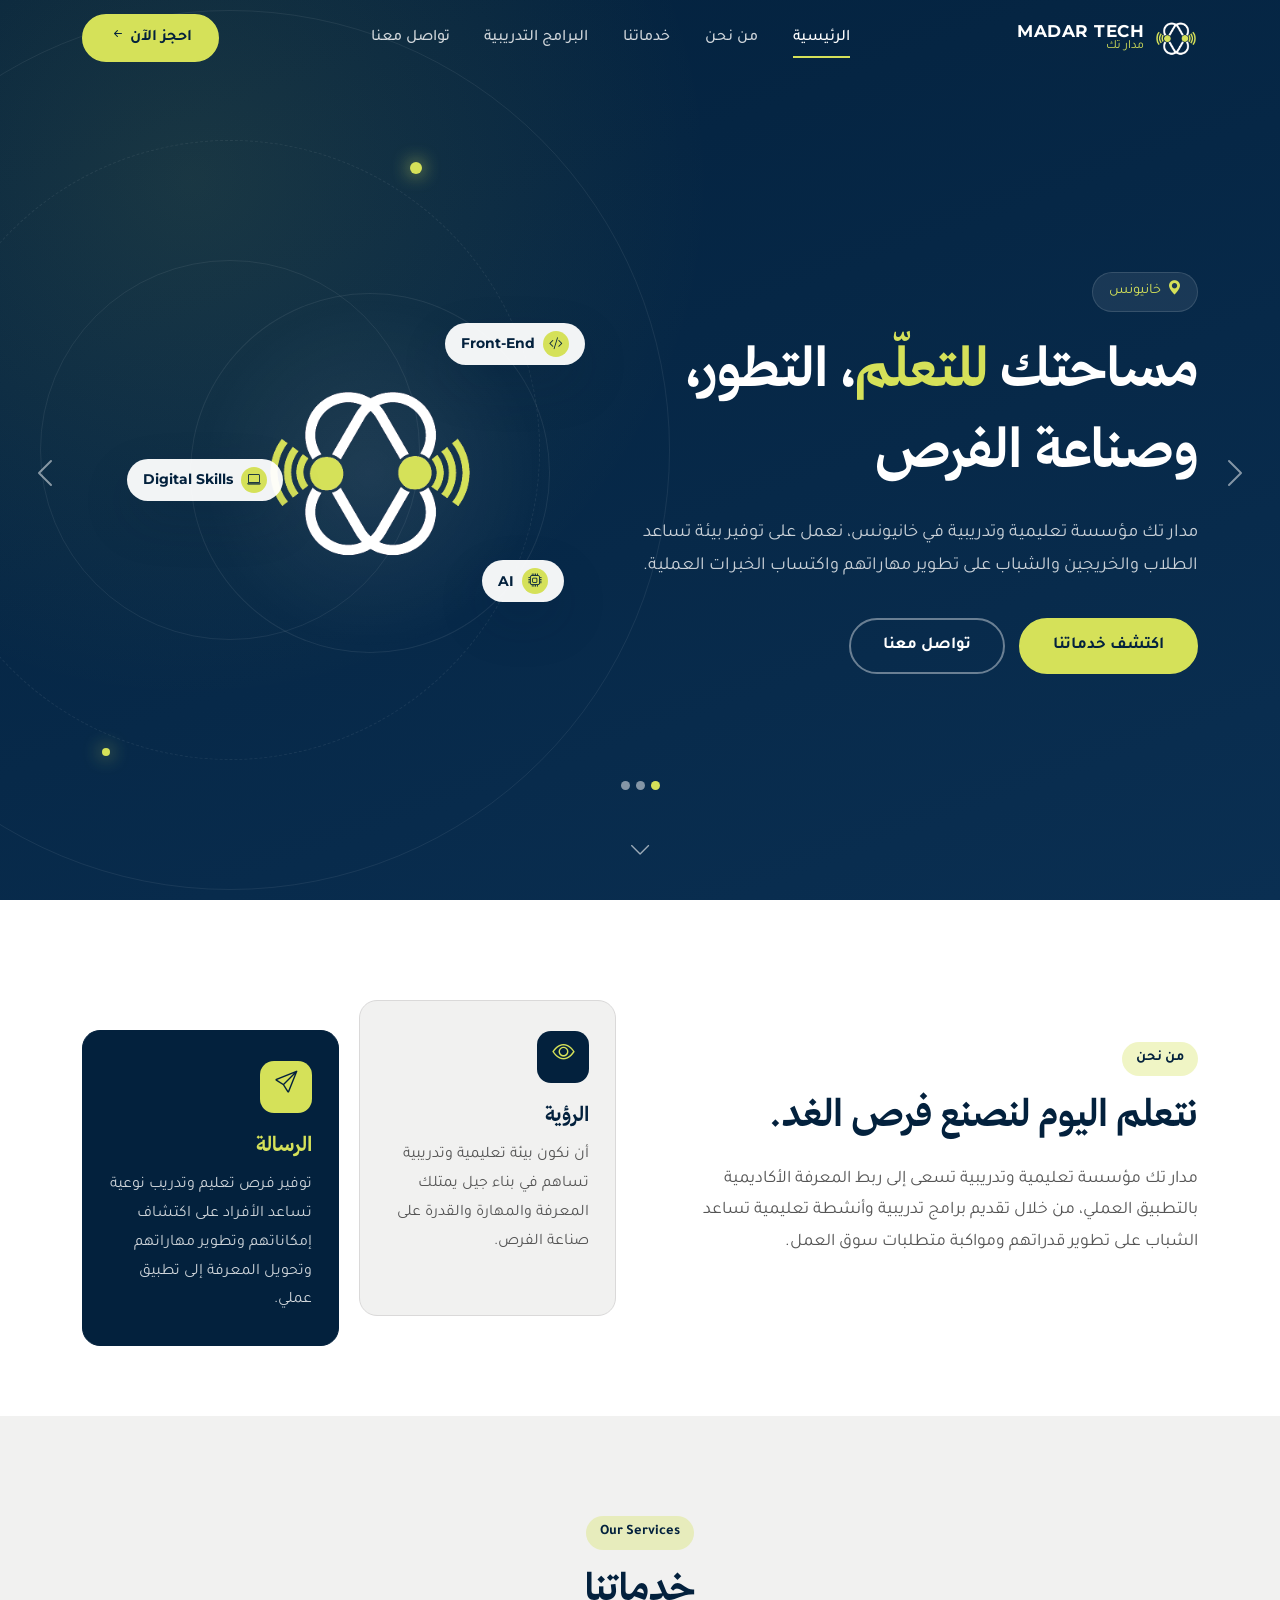
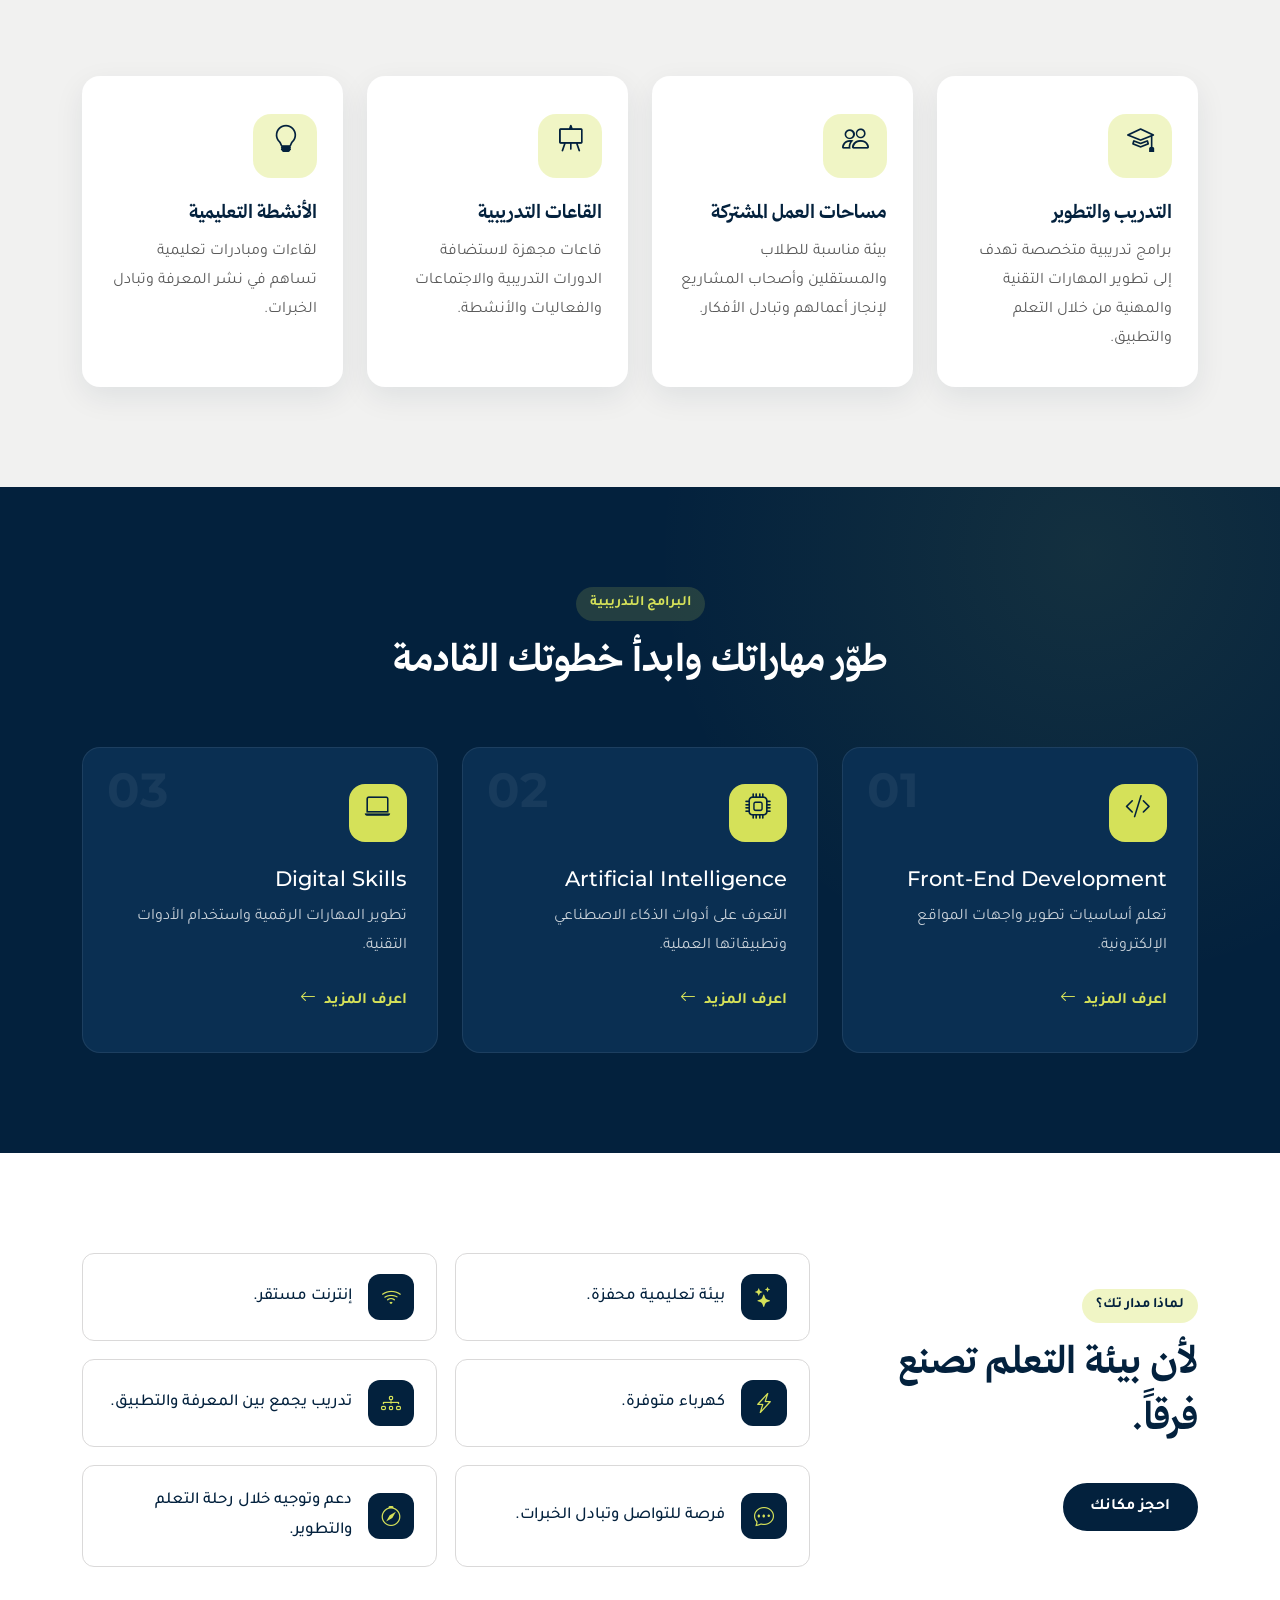
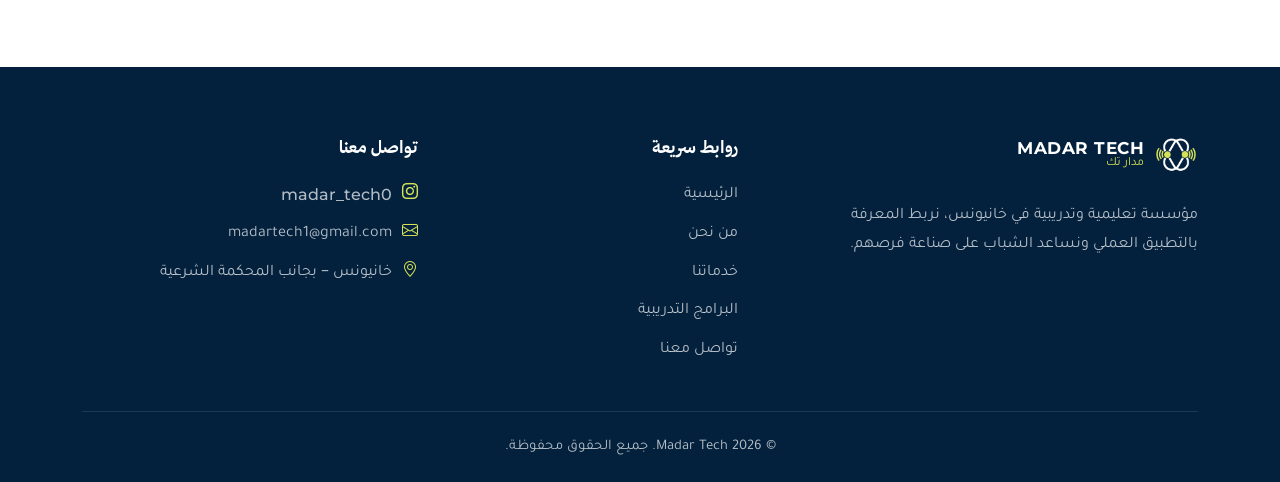
<file: index.html>
<!DOCTYPE html>
<html lang="ar" dir="rtl">
<head>
  <meta charset="UTF-8">
  <meta name="viewport" content="width=device-width, initial-scale=1.0">
  <title>مدار تك | Madar Tech – مساحتك للتعلّم والتطور</title>
  <meta name="description" content="مدار تك مؤسسة تعليمية وتدريبية في خانيونس توفر برامج تدريبية ومساحات عمل مشتركة وقاعات تدريبية للطلاب والخريجين والشباب.">
  <link rel="icon" type="image/png" href="assets/img/logo-mark.png">

  <!-- Bootstrap 5.3 (نسخة RTL) + Bootstrap Icons — ملفات محلية تشتغل بدون إنترنت -->
  <link rel="stylesheet" href="vendor/bootstrap/bootstrap.rtl.min.css">
  <link rel="stylesheet" href="vendor/bootstrap-icons/bootstrap-icons.min.css">

  <link rel="stylesheet" href="css/style.css">
</head>
<body>

  <!-- ========== 01 Navbar ========== -->
  <header>
    <nav class="navbar navbar-expand-lg fixed-top site-nav" id="siteNav" aria-label="القائمة الرئيسية">
      <div class="container">
        <a class="navbar-brand brand" href="index.html#home" aria-label="مدار تك - الرئيسية">
          <img src="assets/img/logo-mark.png" alt="" width="44" height="35">
          <span class="brand-text">
            <span class="brand-name">MADAR TECH</span>
            <span class="brand-sub">مدار تك</span>
          </span>
        </a>

        <button class="navbar-toggler menu-toggle" type="button" data-bs-toggle="collapse" data-bs-target="#mainMenu"
                aria-controls="mainMenu" aria-expanded="false" aria-label="فتح القائمة">
          <span class="bar"></span><span class="bar"></span><span class="bar"></span>
        </button>

        <div class="collapse navbar-collapse" id="mainMenu">
          <ul class="navbar-nav mx-auto nav-links">
            <li class="nav-item"><a class="nav-link active" href="#home">الرئيسية</a></li>
            <li class="nav-item"><a class="nav-link" href="#about">من نحن</a></li>
            <li class="nav-item"><a class="nav-link" href="#services">خدماتنا</a></li>
            <li class="nav-item"><a class="nav-link" href="#programs">البرامج التدريبية</a></li>
            <li class="nav-item"><a class="nav-link" href="contact.html">تواصل معنا</a></li>
          </ul>
          <a href="contact.html?message=%D9%85%D8%B1%D8%AD%D8%A8%D8%A7%D9%8B%D8%8C%20%D8%AD%D8%A7%D8%A8%D8%A8%20%D8%A3%D8%AD%D8%AC%D8%B2%20%D9%81%D9%8A%20%D9%85%D8%AF%D8%A7%D8%B1%20%D8%AA%D9%83." class="btn btn-lime btn-book">
            احجز الآن <i class="bi bi-arrow-left-short"></i>
          </a>
        </div>
      </div>
    </nav>
  </header>

  <main>
    <!-- ========== 02 Hero ========== -->
    <section class="hero" id="home">
      <div class="orbit-bg" aria-hidden="true">
        <span class="ring ring-1"></span>
        <span class="ring ring-2"></span>
        <span class="ring ring-3"></span>
        <span class="dot dot-1"></span>
        <span class="dot dot-2"></span>
      </div>

      <div id="heroSlider" class="carousel slide">
        <div class="carousel-indicators">
          <button type="button" data-bs-target="#heroSlider" data-bs-slide-to="0" class="active" aria-current="true" aria-label="الشريحة الأولى"></button>
          <button type="button" data-bs-target="#heroSlider" data-bs-slide-to="1" aria-label="الشريحة الثانية"></button>
          <button type="button" data-bs-target="#heroSlider" data-bs-slide-to="2" aria-label="الشريحة الثالثة"></button>
        </div>
        <div class="carousel-inner">
          <div class="carousel-item active">
            <div class="container position-relative">
              <div class="row align-items-center g-4 g-lg-5">
                <div class="col-lg-7 hero-content">
                  <span class="eyebrow"><i class="bi bi-geo-alt-fill"></i> خانيونس</span>
                  <h1 class="hero-title">مساحتك <span class="hl">للتعلّم</span>، التطور،<br class="d-none d-md-block"> وصناعة الفرص</h1>
                  <p class="hero-lead">مدار تك مؤسسة تعليمية وتدريبية في خانيونس، نعمل على توفير بيئة تساعد الطلاب والخريجين والشباب على تطوير مهاراتهم واكتساب الخبرات العملية.</p>
                  <div class="hero-actions">
                    <a href="#services" class="btn btn-lime btn-lg">اكتشف خدماتنا</a>
                    <a href="contact.html" class="btn btn-outline-light-custom btn-lg">تواصل معنا</a>
                  </div>
                </div>
                <div class="col-lg-5 d-none d-lg-flex justify-content-center">
                  <div class="hero-visual">
                    <img src="assets/img/logo-mark.png" alt="شعار مدار تك" class="hero-mark">
                    <div class="float-chip chip-1"><i class="bi bi-code-slash"></i> Front-End</div>
                    <div class="float-chip chip-2"><i class="bi bi-cpu"></i> AI</div>
                    <div class="float-chip chip-3"><i class="bi bi-laptop"></i> Digital Skills</div>
                  </div>
                </div>
              </div>
            </div>
          </div>
          <div class="carousel-item">
            <div class="container position-relative">
              <div class="row align-items-center g-4 g-lg-5">
                <div class="col-lg-7 hero-content">
                  <span class="eyebrow"><i class="bi bi-mortarboard-fill"></i> تعلّم بالتطبيق</span>
                  <h2 class="hero-title">مهارات جديدة،<br class="d-none d-md-block"> <span class="hl">فرص أقرب</span></h2>
                  <p class="hero-lead">انضم إلى برامج تدريبية عملية في تطوير الواجهات والذكاء الاصطناعي والمهارات الرقمية، وابدأ بخطوة واثقة نحو مستقبلك.</p>
                  <div class="hero-actions">
                    <a href="#programs" class="btn btn-lime btn-lg">تصفّح البرامج</a>
                    <a href="contact.html?message=%D9%85%D8%B1%D8%AD%D8%A8%D8%A7%D9%8B%D8%8C%20%D8%AD%D8%A7%D8%A8%D8%A8%20%D8%A3%D8%B9%D8%B1%D9%81%20%D8%A3%D9%83%D8%AB%D8%B1%20%D8%B9%D9%86%20%D8%A7%D9%84%D8%A8%D8%B1%D8%A7%D9%85%D8%AC%20%D8%A7%D9%84%D8%AA%D8%AF%D8%B1%D9%8A%D8%A8%D9%8A%D8%A9." class="btn btn-outline-light-custom btn-lg">اسألنا الآن</a>
                  </div>
                </div>
                <div class="col-lg-5 d-none d-lg-flex justify-content-center">
                  <div class="hero-visual">
                    <img src="assets/img/logo-mark.png" alt="" class="hero-mark">
                    <div class="float-chip chip-1"><i class="bi bi-code-slash"></i> Front-End</div>
                    <div class="float-chip chip-2"><i class="bi bi-cpu"></i> AI</div>
                    <div class="float-chip chip-3"><i class="bi bi-laptop"></i> Digital Skills</div>
                  </div>
                </div>
              </div>
            </div>
          </div>
          <div class="carousel-item">
            <div class="container position-relative">
              <div class="row align-items-center g-4 g-lg-5">
                <div class="col-lg-7 hero-content">
                  <span class="eyebrow"><i class="bi bi-people-fill"></i> مجتمع مدار تك</span>
                  <h2 class="hero-title">مساحة تجمعنا<br class="d-none d-md-block"> <span class="hl">لننجز أكثر</span></h2>
                  <p class="hero-lead">اعمل وتعلّم وتبادل الخبرات في مساحات عمل مشتركة وقاعات تدريبية مجهزة، ضمن بيئة تدعم أفكارك وطموحك.</p>
                  <div class="hero-actions">
                    <a href="#services" class="btn btn-lime btn-lg">اكتشف مساحاتنا</a>
                    <a href="contact.html?message=%D9%85%D8%B1%D8%AD%D8%A8%D8%A7%D9%8B%D8%8C%20%D8%AD%D8%A7%D8%A8%D8%A8%20%D8%A3%D8%AD%D8%AC%D8%B2%20%D9%85%D9%83%D8%A7%D9%86%D9%8A%20%D9%81%D9%8A%20%D9%85%D8%AF%D8%A7%D8%B1%20%D8%AA%D9%83." class="btn btn-outline-light-custom btn-lg">احجز مكانك</a>
                  </div>
                </div>
                <div class="col-lg-5 d-none d-lg-flex justify-content-center">
                  <div class="hero-visual">
                    <img src="assets/img/logo-mark.png" alt="" class="hero-mark">
                    <div class="float-chip chip-1"><i class="bi bi-people"></i> Community</div>
                    <div class="float-chip chip-2"><i class="bi bi-easel"></i> Training</div>
                    <div class="float-chip chip-3"><i class="bi bi-lightbulb"></i> Ideas</div>
                  </div>
                </div>
              </div>
            </div>
          </div>
        </div>
        <button class="carousel-control-prev" type="button" data-bs-target="#heroSlider" data-bs-slide="prev" aria-label="الشريحة السابقة">
          <span class="carousel-control-prev-icon" aria-hidden="true"></span>
        </button>
        <button class="carousel-control-next" type="button" data-bs-target="#heroSlider" data-bs-slide="next" aria-label="الشريحة التالية">
          <span class="carousel-control-next-icon" aria-hidden="true"></span>
        </button>
      </div>

      <a href="#about" class="scroll-hint" aria-label="انزل إلى قسم من نحن"><i class="bi bi-chevron-down"></i></a>
    </section>

    <!-- ========== 03 About ========== -->
    <section class="section about" id="about">
      <div class="container">
        <div class="row g-4 g-lg-5 align-items-center">
          <div class="col-lg-6 reveal">
            <span class="section-tag">من نحن</span>
            <h2 class="section-title">نتعلم اليوم لنصنع فرص الغد.</h2>
            <p class="section-text">
              مدار تك مؤسسة تعليمية وتدريبية تسعى إلى ربط المعرفة الأكاديمية بالتطبيق العملي، من خلال تقديم
              برامج تدريبية وأنشطة تعليمية تساعد الشباب على تطوير قدراتهم ومواكبة متطلبات سوق العمل.
            </p>
          </div>

          <div class="col-lg-6">
            <div class="vm-grid">
              <article class="vm-card reveal">
                <div class="vm-icon"><i class="bi bi-eye"></i></div>
                <h3>الرؤية</h3>
                <p>أن نكون بيئة تعليمية وتدريبية تساهم في بناء جيل يمتلك المعرفة والمهارة والقدرة على صناعة الفرص.</p>
              </article>
              <article class="vm-card vm-card--dark reveal">
                <div class="vm-icon"><i class="bi bi-send"></i></div>
                <h3>الرسالة</h3>
                <p>توفير فرص تعليم وتدريب نوعية تساعد الأفراد على اكتشاف إمكاناتهم وتطوير مهاراتهم وتحويل المعرفة إلى تطبيق عملي.</p>
              </article>
            </div>
          </div>
        </div>
      </div>
    </section>

    <!-- ========== 04 Services ========== -->
    <section class="section services" id="services">
      <div class="container">
        <header class="section-head text-center reveal">
          <span class="section-tag">Our Services</span>
          <h2 class="section-title">خدماتنا</h2>
        </header>

        <div class="services-grid">
          <article class="service-card reveal">
            <div class="service-icon"><i class="bi bi-mortarboard"></i></div>
            <h3>التدريب والتطوير</h3>
            <p>برامج تدريبية متخصصة تهدف إلى تطوير المهارات التقنية والمهنية من خلال التعلم والتطبيق.</p>
          </article>
          <article class="service-card reveal">
            <div class="service-icon"><i class="bi bi-people"></i></div>
            <h3>مساحات العمل المشتركة</h3>
            <p>بيئة مناسبة للطلاب والمستقلين وأصحاب المشاريع لإنجاز أعمالهم وتبادل الأفكار.</p>
          </article>
          <article class="service-card reveal">
            <div class="service-icon"><i class="bi bi-easel"></i></div>
            <h3>القاعات التدريبية</h3>
            <p>قاعات مجهزة لاستضافة الدورات التدريبية والاجتماعات والفعاليات والأنشطة.</p>
          </article>
          <article class="service-card reveal">
            <div class="service-icon"><i class="bi bi-lightbulb"></i></div>
            <h3>الأنشطة التعليمية</h3>
            <p>لقاءات ومبادرات تعليمية تساهم في نشر المعرفة وتبادل الخبرات.</p>
          </article>
        </div>
      </div>
    </section>

    <!-- ========== 05 Training Programs ========== -->
    <section class="section programs" id="programs">
      <div class="container">
        <header class="section-head text-center reveal">
          <span class="section-tag section-tag--light">البرامج التدريبية</span>
          <h2 class="section-title text-white">طوّر مهاراتك وابدأ خطوتك القادمة</h2>
        </header>

        <div class="row g-4">
          <div class="col-md-6 col-lg-4">
            <article class="program-card reveal">
              <span class="program-num">01</span>
              <div class="program-icon"><i class="bi bi-code-slash"></i></div>
              <h3 class="program-title" dir="ltr">Front-End Development</h3>
              <p>تعلم أساسيات تطوير واجهات المواقع الإلكترونية.</p>
              <a href="contact.html?message=%D9%85%D8%B1%D8%AD%D8%A8%D8%A7%D9%8B%D8%8C%20%D8%AD%D8%A7%D8%A8%D8%A8%20%D8%A3%D8%B9%D8%B1%D9%81%20%D8%A3%D9%83%D8%AB%D8%B1%20%D8%B9%D9%86%20%D8%A8%D8%B1%D9%86%D8%A7%D9%85%D8%AC%20Front-End%20Development." class="program-link">
                اعرف المزيد <i class="bi bi-arrow-left"></i>
              </a>
            </article>
          </div>
          <div class="col-md-6 col-lg-4">
            <article class="program-card reveal">
              <span class="program-num">02</span>
              <div class="program-icon"><i class="bi bi-cpu"></i></div>
              <h3 class="program-title" dir="ltr">Artificial Intelligence</h3>
              <p>التعرف على أدوات الذكاء الاصطناعي وتطبيقاتها العملية.</p>
              <a href="contact.html?message=%D9%85%D8%B1%D8%AD%D8%A8%D8%A7%D9%8B%D8%8C%20%D8%AD%D8%A7%D8%A8%D8%A8%20%D8%A3%D8%B9%D8%B1%D9%81%20%D8%A3%D9%83%D8%AB%D8%B1%20%D8%B9%D9%86%20%D8%A8%D8%B1%D9%86%D8%A7%D9%85%D8%AC%20Artificial%20Intelligence." class="program-link">
                اعرف المزيد <i class="bi bi-arrow-left"></i>
              </a>
            </article>
          </div>
          <div class="col-md-6 col-lg-4 mx-md-auto">
            <article class="program-card reveal">
              <span class="program-num">03</span>
              <div class="program-icon"><i class="bi bi-laptop"></i></div>
              <h3 class="program-title" dir="ltr">Digital Skills</h3>
              <p>تطوير المهارات الرقمية واستخدام الأدوات التقنية.</p>
              <a href="contact.html?message=%D9%85%D8%B1%D8%AD%D8%A8%D8%A7%D9%8B%D8%8C%20%D8%AD%D8%A7%D8%A8%D8%A8%20%D8%A3%D8%B9%D8%B1%D9%81%20%D8%A3%D9%83%D8%AB%D8%B1%20%D8%B9%D9%86%20%D8%A8%D8%B1%D9%86%D8%A7%D9%85%D8%AC%20Digital%20Skills." class="program-link">
                اعرف المزيد <i class="bi bi-arrow-left"></i>
              </a>
            </article>
          </div>
        </div>
      </div>
    </section>

    <!-- ========== 06 Why Madar ========== -->
    <section class="section why" id="why">
      <div class="container">
        <div class="row g-4 g-lg-5 align-items-center">
          <div class="col-lg-4 reveal">
            <span class="section-tag">لماذا مدار تك؟</span>
            <h2 class="section-title">لأن بيئة التعلم تصنع فرقاً.</h2>
            <a href="contact.html?message=%D9%85%D8%B1%D8%AD%D8%A8%D8%A7%D9%8B%D8%8C%20%D8%AD%D8%A7%D8%A8%D8%A8%20%D8%A3%D8%AD%D8%AC%D8%B2%20%D9%81%D9%8A%20%D9%85%D8%AF%D8%A7%D8%B1%20%D8%AA%D9%83." class="btn btn-navy mt-3">احجز مكانك</a>
          </div>
          <div class="col-lg-8">
            <ul class="why-grid">
              <li class="why-item reveal"><i class="bi bi-stars"></i><span>بيئة تعليمية محفزة.</span></li>
              <li class="why-item reveal"><i class="bi bi-wifi"></i><span>إنترنت مستقر.</span></li>
              <li class="why-item reveal"><i class="bi bi-lightning-charge"></i><span>كهرباء متوفرة.</span></li>
              <li class="why-item reveal"><i class="bi bi-diagram-3"></i><span>تدريب يجمع بين المعرفة والتطبيق.</span></li>
              <li class="why-item reveal"><i class="bi bi-chat-dots"></i><span>فرصة للتواصل وتبادل الخبرات.</span></li>
              <li class="why-item reveal"><i class="bi bi-compass"></i><span>دعم وتوجيه خلال رحلة التعلم والتطوير.</span></li>
            </ul>
          </div>
        </div>
      </div>
    </section>

  </main>

  <!-- ========== 08 Footer ========== -->
  <footer class="site-footer">
    <div class="container">
      <div class="footer-grid">
        <div class="footer-about reveal">
          <a href="#home" class="brand mb-3">
            <img src="assets/img/logo-mark.png" alt="" width="44" height="35">
            <span class="brand-text">
              <span class="brand-name">MADAR TECH</span>
              <span class="brand-sub">مدار تك</span>
            </span>
          </a>
          <p>مؤسسة تعليمية وتدريبية في خانيونس، نربط المعرفة بالتطبيق العملي ونساعد الشباب على صناعة فرصهم.</p>
        </div>

        <div class="reveal">
          <h4 class="footer-title">روابط سريعة</h4>
          <ul class="footer-links">
            <li><a href="#home">الرئيسية</a></li>
            <li><a href="#about">من نحن</a></li>
            <li><a href="#services">خدماتنا</a></li>
            <li><a href="#programs">البرامج التدريبية</a></li>
            <li><a href="contact.html">تواصل معنا</a></li>
          </ul>
        </div>

        <div class="reveal">
          <h4 class="footer-title">تواصل معنا</h4>
          <ul class="footer-contact">
            <li><i class="bi bi-instagram"></i><a href="https://www.instagram.com/madar_tech0" target="_blank" rel="noopener" dir="ltr">madar_tech0</a></li>
            <li><i class="bi bi-envelope"></i><a href="mailto:madartech1@gmail.com">madartech1@gmail.com</a></li>
            <li><i class="bi bi-geo-alt"></i><span>خانيونس – بجانب المحكمة الشرعية</span></li>
          </ul>
        </div>
      </div>

      <div class="footer-bottom reveal">
        <p>© <span id="year">2026</span> Madar Tech. جميع الحقوق محفوظة.</p>
      </div>
    </div>
  </footer>

  <a href="#home" class="to-top" id="toTop" aria-label="العودة للأعلى"><i class="bi bi-arrow-up"></i></a>

  <script src="vendor/bootstrap/bootstrap.bundle.min.js"></script>
  <script src="js/main.js"></script>
</body>
</html>
</file>
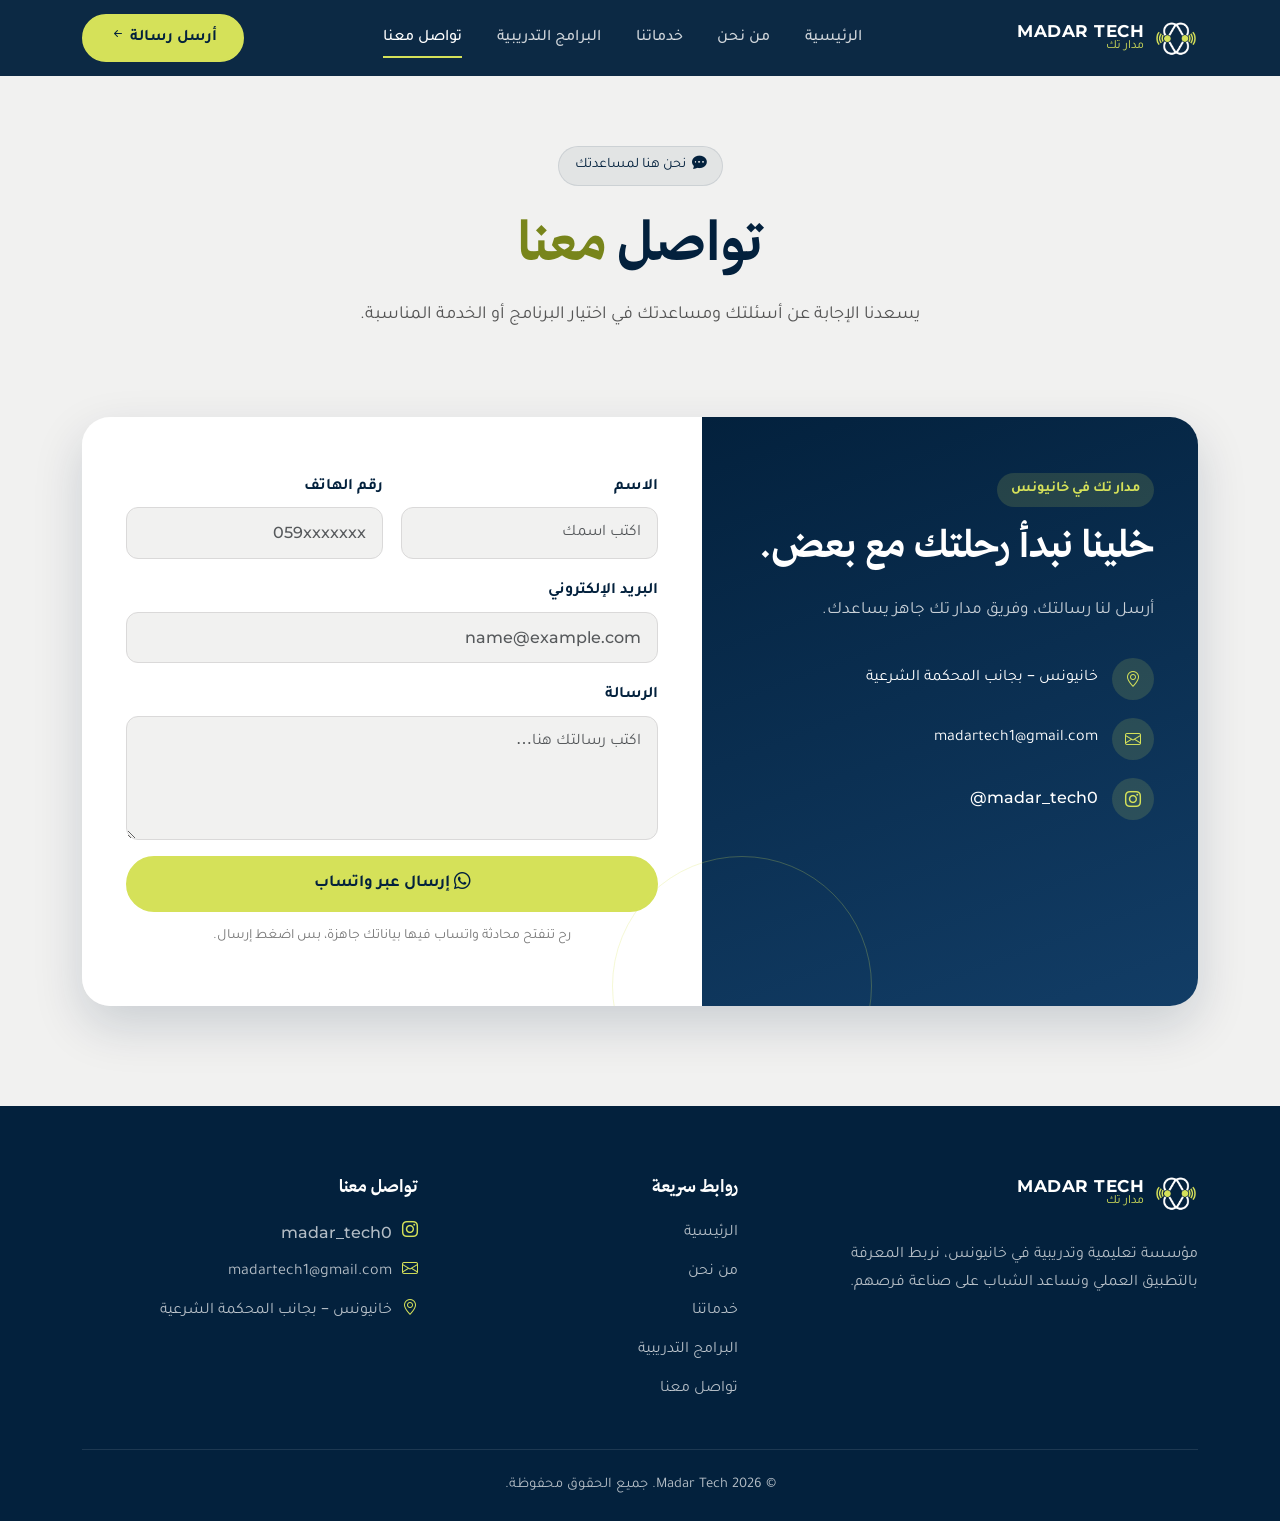
<file: contact.html>
<!DOCTYPE html>
<html lang="ar" dir="rtl">
<head>
  <meta charset="UTF-8">
  <meta name="viewport" content="width=device-width, initial-scale=1.0">
  <title>تواصل معنا | مدار تك</title>
  <meta name="description" content="تواصل مع مدار تك للاستفسار عن البرامج التدريبية، خدماتنا، أو حجز مكانك في خانيونس.">
  <link rel="icon" type="image/png" href="assets/img/logo-mark.png">
  <link rel="stylesheet" href="vendor/bootstrap/bootstrap.rtl.min.css">
  <link rel="stylesheet" href="vendor/bootstrap-icons/bootstrap-icons.min.css">
  <link rel="stylesheet" href="css/style.css">
</head>
<body class="contact-page">
  <header>
    <nav class="navbar navbar-expand-lg fixed-top site-nav scrolled" id="siteNav" aria-label="القائمة الرئيسية">
      <div class="container">
        <a class="navbar-brand brand" href="index.html#home" aria-label="مدار تك - الرئيسية">
          <img src="assets/img/logo-mark.png" alt="" width="44" height="35">
          <span class="brand-text">
            <span class="brand-name">MADAR TECH</span>
            <span class="brand-sub">مدار تك</span>
          </span>
        </a>
        <button class="navbar-toggler menu-toggle" type="button" data-bs-toggle="collapse" data-bs-target="#mainMenu"
                aria-controls="mainMenu" aria-expanded="false" aria-label="فتح القائمة">
          <span class="bar"></span><span class="bar"></span><span class="bar"></span>
        </button>
        <div class="collapse navbar-collapse" id="mainMenu">
          <ul class="navbar-nav mx-auto nav-links">
            <li class="nav-item"><a class="nav-link" href="index.html#home">الرئيسية</a></li>
            <li class="nav-item"><a class="nav-link" href="index.html#about">من نحن</a></li>
            <li class="nav-item"><a class="nav-link" href="index.html#services">خدماتنا</a></li>
            <li class="nav-item"><a class="nav-link" href="index.html#programs">البرامج التدريبية</a></li>
            <li class="nav-item"><a class="nav-link active" href="contact.html" aria-current="page">تواصل معنا</a></li>
          </ul>
          <a href="#contactForm" class="btn btn-lime btn-book">أرسل رسالة <i class="bi bi-arrow-left-short"></i></a>
        </div>
      </div>
    </nav>
  </header>

  <main>
    <section class="contact-page-hero" id="contactPageTop">
      <div class="container reveal">
        <span class="eyebrow"><i class="bi bi-chat-dots-fill"></i> نحن هنا لمساعدتك</span>
        <h1 class="hero-title">تواصل <span class="hl">معنا</span></h1>
        <p class="hero-lead">يسعدنا الإجابة عن أسئلتك ومساعدتك في اختيار البرنامج أو الخدمة المناسبة.</p>
      </div>
    </section>

    <section class="section contact contact-page-section" id="contact">
      <div class="container">
        <div class="contact-wrap">
          <div class="contact-info reveal">
            <span class="section-tag section-tag--light">مدار تك في خانيونس</span>
            <h2 class="section-title text-white">خلينا نبدأ رحلتك مع بعض.</h2>
            <p class="contact-lead">أرسل لنا رسالتك، وفريق مدار تك جاهز يساعدك.</p>
            <ul class="contact-list">
              <li><i class="bi bi-geo-alt"></i><span>خانيونس – بجانب المحكمة الشرعية</span></li>
              <li><i class="bi bi-envelope"></i><a href="mailto:madartech1@gmail.com">madartech1@gmail.com</a></li>
              <li><i class="bi bi-instagram"></i><a href="https://www.instagram.com/madar_tech0" target="_blank" rel="noopener" dir="ltr">@madar_tech0</a></li>
            </ul>
          </div>

          <form class="contact-form reveal" id="contactForm" novalidate>
            <div class="form-grid">
              <div class="field">
                <label for="name" class="form-label">الاسم</label>
                <input type="text" class="form-control" id="name" name="name" placeholder="اكتب اسمك" required minlength="2">
                <div class="invalid-feedback">الرجاء كتابة الاسم.</div>
              </div>
              <div class="field">
                <label for="phone" class="form-label">رقم الهاتف</label>
                <input type="tel" class="form-control" id="phone" name="phone" placeholder="059xxxxxxx" dir="ltr" required pattern="^\+?[0-9\s\-]{9,15}$">
                <div class="invalid-feedback">الرجاء كتابة رقم هاتف صحيح.</div>
              </div>
              <div class="field field--full">
                <label for="email" class="form-label">البريد الإلكتروني</label>
                <input type="email" class="form-control" id="email" name="email" placeholder="name@example.com" dir="ltr" required>
                <div class="invalid-feedback">الرجاء كتابة بريد إلكتروني صحيح.</div>
              </div>
              <div class="field field--full">
                <label for="message" class="form-label">الرسالة</label>
                <textarea class="form-control" id="message" name="message" rows="4" placeholder="اكتب رسالتك هنا…" required minlength="5"></textarea>
                <div class="invalid-feedback">الرجاء كتابة رسالتك.</div>
              </div>
            </div>
            <button type="submit" class="btn btn-lime btn-lg w-100 mt-3">
              <i class="bi bi-whatsapp"></i> إرسال عبر واتساب
            </button>
            <p class="form-note">رح تنفتح محادثة واتساب فيها بياناتك جاهزة، بس اضغط إرسال.</p>
          </form>
        </div>
      </div>
    </section>
  </main>

  <footer class="site-footer">
    <div class="container">
      <div class="footer-grid">
        <div class="footer-about reveal">
          <a href="index.html#home" class="brand mb-3">
            <img src="assets/img/logo-mark.png" alt="" width="44" height="35">
            <span class="brand-text"><span class="brand-name">MADAR TECH</span><span class="brand-sub">مدار تك</span></span>
          </a>
          <p>مؤسسة تعليمية وتدريبية في خانيونس، نربط المعرفة بالتطبيق العملي ونساعد الشباب على صناعة فرصهم.</p>
        </div>
        <div class="reveal">
          <h2 class="footer-title">روابط سريعة</h2>
          <ul class="footer-links">
            <li><a href="index.html#home">الرئيسية</a></li>
            <li><a href="index.html#about">من نحن</a></li>
            <li><a href="index.html#services">خدماتنا</a></li>
            <li><a href="index.html#programs">البرامج التدريبية</a></li>
            <li><a href="contact.html">تواصل معنا</a></li>
          </ul>
        </div>
        <div class="reveal">
          <h2 class="footer-title">تواصل معنا</h2>
          <ul class="footer-contact">
            <li><i class="bi bi-instagram"></i><a href="https://www.instagram.com/madar_tech0" target="_blank" rel="noopener" dir="ltr">madar_tech0</a></li>
            <li><i class="bi bi-envelope"></i><a href="mailto:madartech1@gmail.com">madartech1@gmail.com</a></li>
            <li><i class="bi bi-geo-alt"></i><span>خانيونس – بجانب المحكمة الشرعية</span></li>
          </ul>
        </div>
      </div>
      <div class="footer-bottom">
        <p>© <span id="year">2026</span> Madar Tech. جميع الحقوق محفوظة.</p>
      </div>
    </div>
  </footer>
  <a href="#contactPageTop" class="to-top" id="toTop" aria-label="العودة للأعلى"><i class="bi bi-arrow-up"></i></a>
  <script src="vendor/bootstrap/bootstrap.bundle.min.js"></script>
  <script src="js/main.js"></script>
</body>
</html>
</file>
<file: css/style.css>
/* ==========================================================
   Madar Tech Landing Page — style.css
   ----------------------------------------------------------
   1. Fonts & Variables      6. Services (CSS Grid)
   2. Base                   7. Programs (Bootstrap grid)
   3. Buttons & Helpers      8. Why Madar (CSS Grid)
   4. Navbar                 9. Contact (Grid + Flex)
   5. Hero / About          10. Footer / Utilities / Responsive
   ========================================================== */

/* ---------- 1. Fonts & Variables ---------- */
@font-face {
  font-family: "Dahab";
  src: url("../assets/fonts/DahabArabic-Bold.otf") format("opentype");
  font-weight: 700;
  font-display: swap;
}
/* Tajawal للنصوص — Montserrat للكلمات الإنجليزية (مثل خط الشعار) */
@font-face { font-family: "Tajawal"; font-weight: 400; font-display: swap; src: url("../assets/fonts/tajawal-arabic-400-normal.woff2") format("woff2"); unicode-range: U+0600-06FF, U+0750-077F, U+FB50-FDFF, U+FE70-FEFF; }
@font-face { font-family: "Tajawal"; font-weight: 500; font-display: swap; src: url("../assets/fonts/tajawal-arabic-500-normal.woff2") format("woff2"); unicode-range: U+0600-06FF, U+0750-077F, U+FB50-FDFF, U+FE70-FEFF; }
@font-face { font-family: "Tajawal"; font-weight: 700; font-display: swap; src: url("../assets/fonts/tajawal-arabic-700-normal.woff2") format("woff2"); unicode-range: U+0600-06FF, U+0750-077F, U+FB50-FDFF, U+FE70-FEFF; }
@font-face { font-family: "Tajawal"; font-weight: 400; font-display: swap; src: url("../assets/fonts/tajawal-latin-400-normal.woff2") format("woff2"); unicode-range: U+0000-00FF; }
@font-face { font-family: "Tajawal"; font-weight: 500; font-display: swap; src: url("../assets/fonts/tajawal-latin-500-normal.woff2") format("woff2"); unicode-range: U+0000-00FF; }
@font-face { font-family: "Tajawal"; font-weight: 700; font-display: swap; src: url("../assets/fonts/tajawal-latin-700-normal.woff2") format("woff2"); unicode-range: U+0000-00FF; }
@font-face { font-family: "Montserrat"; font-weight: 500; font-display: swap; src: url("../assets/fonts/montserrat-latin-500-normal.woff2") format("woff2"); }
@font-face { font-family: "Montserrat"; font-weight: 700; font-display: swap; src: url("../assets/fonts/montserrat-latin-700-normal.woff2") format("woff2"); }

:root {
  /* ألوان الهوية البصرية */
  --oxford: #03213D;      /* Oxford Blue */
  --lime: #D5E159;        /* Fresh Lime */
  --graphite: #333333;    /* Graphite Gray */
  --silver: #DAD9D9;      /* Pale Silver */

  /* درجات مساعدة مشتقة من الهوية */
  --oxford-2: #0a2f52;
  --oxford-3: #123d66;
  --silver-soft: #f1f1f0;
  --white: #ffffff;

  --font-head: "Dahab", "Tajawal", sans-serif;
  --font-body: "Tajawal", system-ui, sans-serif;
  --font-latin: "Montserrat", "Tajawal", sans-serif;

  --radius: 18px;
  --radius-sm: 12px;
  --shadow: 0 10px 30px rgba(3, 33, 61, .08);
  --shadow-lg: 0 20px 50px rgba(3, 33, 61, .16);
  --nav-h: 76px;
  --ease: cubic-bezier(.2, .7, .2, 1);
}

/* ---------- 2. Base ---------- */
html { scroll-behavior: smooth; scroll-padding-top: var(--nav-h); }

body {
  font-family: var(--font-body);
  color: var(--graphite);
  background: var(--white);
  line-height: 1.8;
  overflow-x: hidden;
}

h1, h2, h3, h4 { font-family: var(--font-head); color: var(--oxford); line-height: 1.4; }
[dir="ltr"] { font-family: var(--font-latin); }
a { text-decoration: none; transition: color .25s; }
img { max-width: 100%; }

::selection { background: var(--lime); color: var(--oxford); }

.section { padding: 100px 0; position: relative; }
.section-head { max-width: 640px; margin: 0 auto 56px; }

.section-tag {
  display: inline-block;
  font-size: .9rem;
  font-weight: 700;
  color: var(--oxford);
  background: rgba(213, 225, 89, .35);
  padding: 4px 14px;
  border-radius: 50px;
  margin-bottom: 14px;
}
.section-tag--light { background: rgba(213, 225, 89, .15); color: var(--lime); }

.section-title { font-size: clamp(1.7rem, 3.4vw, 2.5rem); margin-bottom: 18px; }
.section-text { font-size: 1.1rem; color: #555; }

/* ---------- 3. Buttons & Helpers ---------- */
.btn { font-weight: 700; border-radius: 50px; padding: .65rem 1.6rem; transition: all .3s var(--ease); }
.btn-lg { padding: .85rem 2rem; font-size: 1.05rem; }

.btn-lime { background: var(--lime); color: var(--oxford); border: 2px solid var(--lime); }
.btn-lime:hover, .btn-lime:focus-visible {
  background: transparent; color: var(--lime); border-color: var(--lime);
  transform: translateY(-2px);
}
/* زر الليموني على خلفية فاتحة */
.contact-form .btn-lime:hover { color: var(--oxford); background: #c8d544; border-color: #c8d544; }

.btn-outline-light-custom { color: var(--white); border: 2px solid rgba(255,255,255,.4); background: transparent; }
.btn-outline-light-custom:hover { border-color: var(--white); background: var(--white); color: var(--oxford); transform: translateY(-2px); }

.btn-navy { background: var(--oxford); color: var(--white); border: 2px solid var(--oxford); }
.btn-navy:hover { background: transparent; color: var(--oxford); }

/* ---------- 4. Navbar ---------- */
.site-nav {
  height: var(--nav-h);
  background: transparent;
  transition: background .35s, box-shadow .35s, height .35s;
}
.contact-page .site-nav { background: rgba(3, 33, 61, .96); }
.site-nav.scrolled {
  background: rgba(3, 33, 61, .96);
  backdrop-filter: blur(10px);
  box-shadow: 0 6px 24px rgba(0,0,0,.18);
  --nav-h: 66px;
}

/* الشعار: Flexbox */
.brand { display: flex; align-items: center; gap: 10px; color: var(--white); }
.brand-text { display: flex; flex-direction: column; line-height: 1.1; }
.brand-name { font-family: var(--font-latin); font-weight: 700; font-size: 1.05rem; letter-spacing: .5px; color: var(--white); }
.brand-sub { font-size: .78rem; color: var(--lime); }

.nav-links { gap: 6px; }
.nav-links .nav-link {
  color: rgba(255,255,255,.8);
  font-weight: 500;
  padding: .5rem .9rem !important;
  position: relative;
}
.nav-links .nav-link::after {
  content: "";
  position: absolute;
  inset-inline: .9rem;
  bottom: 2px;
  height: 2px;
  background: var(--lime);
  transform: scaleX(0);
  transition: transform .3s var(--ease);
}
.nav-links .nav-link:hover,
.nav-links .nav-link.active { color: var(--white); }
.nav-links .nav-link.active::after,
.nav-links .nav-link:hover::after { transform: scaleX(1); }

/* زر القائمة (Hamburger) المخصص */
.menu-toggle {
  border: 0; padding: 8px; width: 44px; height: 44px;
  display: flex; flex-direction: column; justify-content: center; gap: 5px;
  box-shadow: none !important;
}
.menu-toggle .bar { display: block; height: 2px; width: 100%; background: var(--white); border-radius: 2px; transition: .3s var(--ease); }
.menu-toggle[aria-expanded="true"] .bar:nth-child(1) { transform: translateY(7px) rotate(45deg); }
.menu-toggle[aria-expanded="true"] .bar:nth-child(2) { opacity: 0; }
.menu-toggle[aria-expanded="true"] .bar:nth-child(3) { transform: translateY(-7px) rotate(-45deg); }

/* ---------- 5. Hero ---------- */
.hero {
  min-height: 100vh;
  display: flex;
  align-items: center;
  padding: calc(var(--nav-h) + 60px) 0 90px;
  background:
    radial-gradient(circle at 15% 20%, rgba(213,225,89,.10), transparent 40%),
    linear-gradient(160deg, var(--oxford) 0%, var(--oxford-2) 100%);
  color: var(--white);
  position: relative;
  overflow: hidden;
}
.hero > .carousel { width: 100%; }
.hero .carousel-item .container {
  min-height: calc(100vh - var(--nav-h) - 150px);
  display: flex;
  align-items: center;
}
.hero .carousel-indicators { bottom: 20px; margin-bottom: 0; }
.hero .carousel-indicators [data-bs-target] { width: 9px; height: 9px; border: 0; border-radius: 50%; background-color: var(--white); opacity: .5; }
.hero .carousel-indicators .active { background-color: var(--lime); opacity: 1; }
.hero .carousel-control-prev, .hero .carousel-control-next { width: 7%; }
.hero .carousel-item.active .hero-content { animation: heroEnter .65s var(--ease) both; }

/* حلقات المدار في الخلفية */
.orbit-bg { position: absolute; inset: 0; pointer-events: none; }
.ring {
  position: absolute;
  border: 1px solid rgba(255,255,255,.07);
  border-radius: 50%;
  top: 50%; left: 18%;
  transform: translate(-50%, -50%);
}
.ring-1 { width: 380px; height: 380px; }
.ring-2 { width: 620px; height: 620px; border-style: dashed; animation: spin 80s linear infinite; }
.ring-3 { width: 880px; height: 880px; }
.dot { position: absolute; width: 12px; height: 12px; border-radius: 50%; background: var(--lime); box-shadow: 0 0 18px var(--lime); }
.dot-1 { top: 18%; left: 32%; animation: pulse 3s ease-in-out infinite; }
.dot-2 { bottom: 16%; left: 8%; width: 8px; height: 8px; animation: pulse 3s ease-in-out 1.5s infinite; }

.eyebrow {
  display: inline-flex; align-items: center; gap: 6px;
  background: rgba(255,255,255,.08);
  border: 1px solid rgba(255,255,255,.12);
  padding: 6px 16px; border-radius: 50px;
  font-size: .9rem; color: var(--lime); margin-bottom: 22px;
}
.hero-title { color: var(--white); font-size: clamp(2.1rem, 5vw, 3.6rem); margin-bottom: 22px; }
.hl { color: var(--lime); position: relative; }
.hero-lead { font-size: 1.15rem; color: rgba(255,255,255,.78); max-width: 620px; margin-bottom: 34px; }
.hero-actions { display: flex; flex-wrap: wrap; gap: 14px; }

.hero-visual {
  position: relative;
  width: 360px; height: 360px;
  display: flex; align-items: center; justify-content: center;
  border-radius: 50%;
  background: radial-gradient(circle, rgba(255,255,255,.07), transparent 70%);
  border: 1px solid rgba(255,255,255,.08);
}
.hero-mark { width: 62%; animation: float 6s ease-in-out infinite; }
.float-chip {
  position: absolute;
  display: flex; align-items: center; gap: 8px;
  background: rgba(255,255,255,.95);
  color: var(--oxford);
  font-family: var(--font-latin); font-weight: 700; font-size: .85rem;
  padding: 8px 16px; border-radius: 50px;
  box-shadow: var(--shadow-lg);
  animation: float 5s ease-in-out infinite;
}
.float-chip i { color: var(--oxford); background: var(--lime); border-radius: 50%; width: 26px; height: 26px; display: grid; place-items: center; }
.chip-1 { top: 8%; right: -10%; }
.chip-2 { bottom: 14%; right: -4%; animation-delay: 1s; }
.chip-3 { top: 46%; left: -18%; animation-delay: 2s; }

.scroll-hint {
  position: absolute; bottom: 24px; left: 50%; transform: translateX(-50%);
  color: rgba(255,255,255,.6); font-size: 1.4rem;
  animation: bounce 2s infinite;
}
.scroll-hint:hover { color: var(--lime); }

/* ---------- About ---------- */
.about { background: var(--white); }

/* بطاقتا الرؤية والرسالة: CSS Grid */
.vm-grid { display: grid; grid-template-columns: repeat(2, 1fr); gap: 20px; }
.vm-card {
  background: var(--silver-soft);
  border: 1px solid var(--silver);
  border-radius: var(--radius);
  padding: 30px 26px;
  transition: transform .35s var(--ease), box-shadow .35s;
}
.vm-card:hover { transform: translateY(-6px); box-shadow: var(--shadow-lg); }
.vm-card h3 { font-size: 1.35rem; margin-bottom: 10px; }
.vm-card p { margin: 0; color: #555; }
.vm-card--dark { background: var(--oxford); border-color: var(--oxford); transform: translateY(30px); }
.vm-card--dark:hover { transform: translateY(24px); }
.vm-card--dark h3 { color: var(--lime); }
.vm-card--dark p { color: rgba(255,255,255,.8); }
.vm-icon {
  width: 52px; height: 52px; border-radius: 14px;
  display: grid; place-items: center;
  font-size: 1.4rem; margin-bottom: 18px;
  background: var(--oxford); color: var(--lime);
}
.vm-card--dark .vm-icon { background: var(--lime); color: var(--oxford); }

/* ---------- 6. Services (CSS Grid) ---------- */
.services { background: var(--silver-soft); }
.services-grid {
  display: grid;
  grid-template-columns: repeat(4, 1fr);
  gap: 24px;
}
.service-card {
  background: var(--white);
  border-radius: var(--radius);
  padding: 34px 26px;
  box-shadow: var(--shadow);
  border-top: 4px solid transparent;
  display: flex; flex-direction: column;
  transition: transform .35s var(--ease), box-shadow .35s, border-color .35s;
}
.service-card:hover { transform: translateY(-8px); box-shadow: var(--shadow-lg); border-top-color: var(--lime); }
.service-icon {
  width: 64px; height: 64px; border-radius: 18px;
  display: grid; place-items: center;
  background: rgba(213,225,89,.35); color: var(--oxford);
  font-size: 1.7rem; margin-bottom: 22px;
  transition: background .35s, color .35s;
}
.service-card:hover .service-icon { background: var(--oxford); color: var(--lime); }
.service-card h3 { font-size: 1.25rem; margin-bottom: 10px; }
.service-card p { color: #5a5a5a; margin: 0; }

/* ---------- 7. Programs ---------- */
.programs {
  background:
    radial-gradient(circle at 85% 10%, rgba(213,225,89,.08), transparent 35%),
    var(--oxford);
}
.program-card {
  position: relative;
  height: 100%;
  background: var(--oxford-2);
  border: 1px solid rgba(255,255,255,.08);
  border-radius: var(--radius);
  padding: 36px 30px;
  color: rgba(255,255,255,.78);
  display: flex; flex-direction: column;
  overflow: hidden;
  transition: transform .35s var(--ease), border-color .35s, background .35s;
}
.program-card:hover { transform: translateY(-8px); border-color: var(--lime); background: var(--oxford-3); }
.program-num {
  position: absolute; top: 18px; left: 24px;
  font-family: var(--font-latin); font-weight: 700; font-size: 3rem;
  color: rgba(255,255,255,.06); line-height: 1;
}
.program-icon {
  width: 58px; height: 58px; border-radius: 16px;
  display: grid; place-items: center;
  background: var(--lime); color: var(--oxford);
  font-size: 1.6rem; margin-bottom: 22px;
}
.program-title { color: var(--white); font-size: 1.3rem; text-align: right; margin-bottom: 10px; }
.program-card p { flex-grow: 1; }
.program-link {
  display: inline-flex; align-items: center; gap: 8px;
  color: var(--lime); font-weight: 700; margin-top: 10px;
  align-self: flex-start;
}
.program-link i { transition: transform .3s var(--ease); }
.program-link:hover { color: var(--white); }
.program-link:hover i { transform: translateX(-6px); }

/* ---------- 8. Why Madar (CSS Grid) ---------- */
.why { background: var(--white); }
.why-grid {
  list-style: none; padding: 0; margin: 0;
  display: grid;
  grid-template-columns: repeat(2, 1fr);
  gap: 18px;
}
.why-item {
  display: flex; align-items: center; gap: 16px;
  padding: 20px 22px;
  border: 1px solid var(--silver);
  border-radius: var(--radius-sm);
  font-weight: 500; font-size: 1.05rem; color: var(--oxford);
  transition: background .3s, transform .3s var(--ease), border-color .3s;
}
.why-item i {
  flex-shrink: 0;
  width: 46px; height: 46px; border-radius: 12px;
  display: grid; place-items: center;
  background: var(--oxford); color: var(--lime); font-size: 1.25rem;
}
.why-item:hover { background: rgba(213,225,89,.25); border-color: var(--lime); transform: translateX(-4px); }

/* ---------- 9. Contact ---------- */
.contact { background: var(--silver-soft); }
.contact-page-hero { padding: calc(var(--nav-h) + 70px) 0 55px; background: var(--silver-soft); text-align: center; }
.contact-page-hero .eyebrow { background: rgba(3,33,61,.06); border-color: rgba(3,33,61,.1); color: var(--oxford); }
.contact-page-hero .hero-title { color: var(--oxford); margin-bottom: 10px; }
.contact-page-hero .hl { color: #78851b; }
.contact-page-hero .hero-lead { color: #555; margin: 0 auto; }
.contact-page-section { padding-top: 30px; }
.contact-wrap {
  display: grid;
  grid-template-columns: 1fr 1.25fr;
  border-radius: 28px;
  overflow: hidden;
  box-shadow: var(--shadow-lg);
}
.contact-info {
  background: linear-gradient(160deg, var(--oxford), var(--oxford-3));
  color: var(--white);
  padding: 56px 44px;
  position: relative;
}
.contact-info::after {
  content: ""; position: absolute; width: 260px; height: 260px;
  border: 1px solid rgba(213,225,89,.25); border-radius: 50%;
  bottom: -110px; left: -90px;
}
.contact-lead { color: rgba(255,255,255,.78); font-size: 1.08rem; margin-bottom: 32px; }
.contact-list { list-style: none; padding: 0; margin: 0; display: flex; flex-direction: column; gap: 18px; }
.contact-list li { display: flex; align-items: center; gap: 14px; }
.contact-list i {
  width: 42px; height: 42px; border-radius: 50%;
  display: grid; place-items: center; flex-shrink: 0;
  background: rgba(213,225,89,.15); color: var(--lime);
}
.contact-list a { color: var(--white); }
.contact-list a:hover { color: var(--lime); }

.contact-form { background: var(--white); padding: 56px 44px; }
.form-grid { display: grid; grid-template-columns: repeat(2, 1fr); gap: 18px; }
.field--full { grid-column: 1 / -1; }
.form-label { font-weight: 700; color: var(--oxford); margin-bottom: 6px; }
.form-control {
  border: 1.5px solid var(--silver);
  border-radius: var(--radius-sm);
  padding: .8rem 1rem;
  background: var(--silver-soft);
  transition: border-color .25s, box-shadow .25s, background .25s;
}
.form-control:focus { border-color: var(--oxford); background: var(--white); box-shadow: 0 0 0 4px rgba(213,225,89,.45); }
.form-control[dir="ltr"] { text-align: right; }
.form-control[dir="ltr"]::placeholder { text-align: right; }
.form-note { font-size: .88rem; color: #777; text-align: center; margin: 12px 0 0; }

/* ---------- 10. Footer ---------- */
.site-footer { background: var(--oxford); color: rgba(255,255,255,.7); padding: 70px 0 0; }
.footer-grid { display: grid; grid-template-columns: 1.5fr 1fr 1.2fr; gap: 40px; padding-bottom: 46px; }
.footer-about .brand { display: inline-flex; }
.footer-about p { max-width: 360px; margin-top: 14px; }
.footer-title { color: var(--white); font-size: 1.15rem; margin-bottom: 18px; }
.footer-links, .footer-contact { list-style: none; padding: 0; margin: 0; display: flex; flex-direction: column; gap: 10px; }
.footer-links a, .footer-contact a { color: rgba(255,255,255,.7); }
.footer-links a:hover, .footer-contact a:hover { color: var(--lime); }
.footer-contact li { display: flex; align-items: center; gap: 10px; }
.footer-contact i { color: var(--lime); }
.footer-bottom { border-top: 1px solid rgba(255,255,255,.1); padding: 22px 0; text-align: center; font-size: .92rem; }
.footer-bottom p { margin: 0; }

/* زر العودة للأعلى */
.to-top {
  position: fixed; bottom: 24px; left: 24px; z-index: 1000;
  width: 48px; height: 48px; border-radius: 50%;
  display: grid; place-items: center;
  background: var(--lime); color: var(--oxford); font-size: 1.2rem;
  box-shadow: var(--shadow-lg);
  opacity: 0; visibility: hidden; transform: translateY(20px);
  transition: all .35s var(--ease);
}
.to-top.show { opacity: 1; visibility: visible; transform: none; }
.to-top:hover { background: var(--oxford); color: var(--lime); }

/* ---------- Animations ---------- */
.reveal { opacity: 0; transform: translateY(30px); transition: opacity .8s var(--ease), transform .8s var(--ease); }
.reveal.visible { opacity: 1; transform: none; }
.vm-card--dark.reveal.visible { transform: translateY(30px); }
.site-nav { animation: navEnter .6s var(--ease) both; }

@keyframes heroEnter { from { opacity: 0; transform: translateY(18px); } to { opacity: 1; transform: none; } }
@keyframes navEnter { from { opacity: 0; } to { opacity: 1; } }
@keyframes spin { to { transform: translate(-50%, -50%) rotate(360deg); } }
@keyframes float { 0%, 100% { transform: translateY(0); } 50% { transform: translateY(-12px); } }
@keyframes pulse { 0%, 100% { opacity: .5; transform: scale(1); } 50% { opacity: 1; transform: scale(1.4); } }
@keyframes bounce { 0%, 100% { transform: translate(-50%, 0); } 50% { transform: translate(-50%, 8px); } }

@media (prefers-reduced-motion: reduce) {
  *, *::before, *::after { animation: none !important; transition: none !important; }
  html { scroll-behavior: auto; }
  .reveal { opacity: 1; transform: none; }
}

/* ---------- Responsive ---------- */
@media (max-width: 1199.98px) {
  .services-grid { grid-template-columns: repeat(2, 1fr); }
}

@media (max-width: 991.98px) {
  .section { padding: 80px 0; }
  .site-nav { background: rgba(3, 33, 61, .96); }
  .navbar-collapse {
    background: var(--oxford);
    margin: 10px -12px 0;
    padding: 16px 20px 22px;
    border-radius: 0 0 var(--radius) var(--radius);
    box-shadow: 0 16px 30px rgba(0,0,0,.25);
  }
  .nav-links .nav-link::after { display: none; }
  .nav-links .nav-link.active { color: var(--lime); }
  .btn-book { width: 100%; margin-top: 10px; }
  .hero { min-height: 80vh; }
  .hero .carousel-item .container { min-height: calc(80vh - 180px); }
  .ring { left: 0; }
  .contact-wrap { grid-template-columns: 1fr; }
  .footer-grid { grid-template-columns: 1fr 1fr; }
  .footer-about { grid-column: 1 / -1; }
}

@media (max-width: 767.98px) {
  .vm-grid, .why-grid { grid-template-columns: 1fr; }
  .vm-card--dark, .vm-card--dark.reveal.visible { transform: none; }
  .vm-card--dark:hover { transform: translateY(-6px); }
  .contact-info, .contact-form { padding: 40px 24px; }
}

@media (max-width: 575.98px) {
  .section { padding: 64px 0; }
  .services-grid { grid-template-columns: 1fr; }
  .form-grid { grid-template-columns: 1fr; }
  .hero-actions .btn { flex: 1 1 100%; }
  .hero .carousel-control-prev, .hero .carousel-control-next { width: 10%; }
  .hero .carousel-indicators { bottom: 10px; }
  .contact-page-hero { padding: calc(var(--nav-h) + 55px) 0 35px; }
  .footer-grid { grid-template-columns: 1fr; gap: 30px; }
  .to-top { bottom: 16px; left: 16px; }
}
</file>
